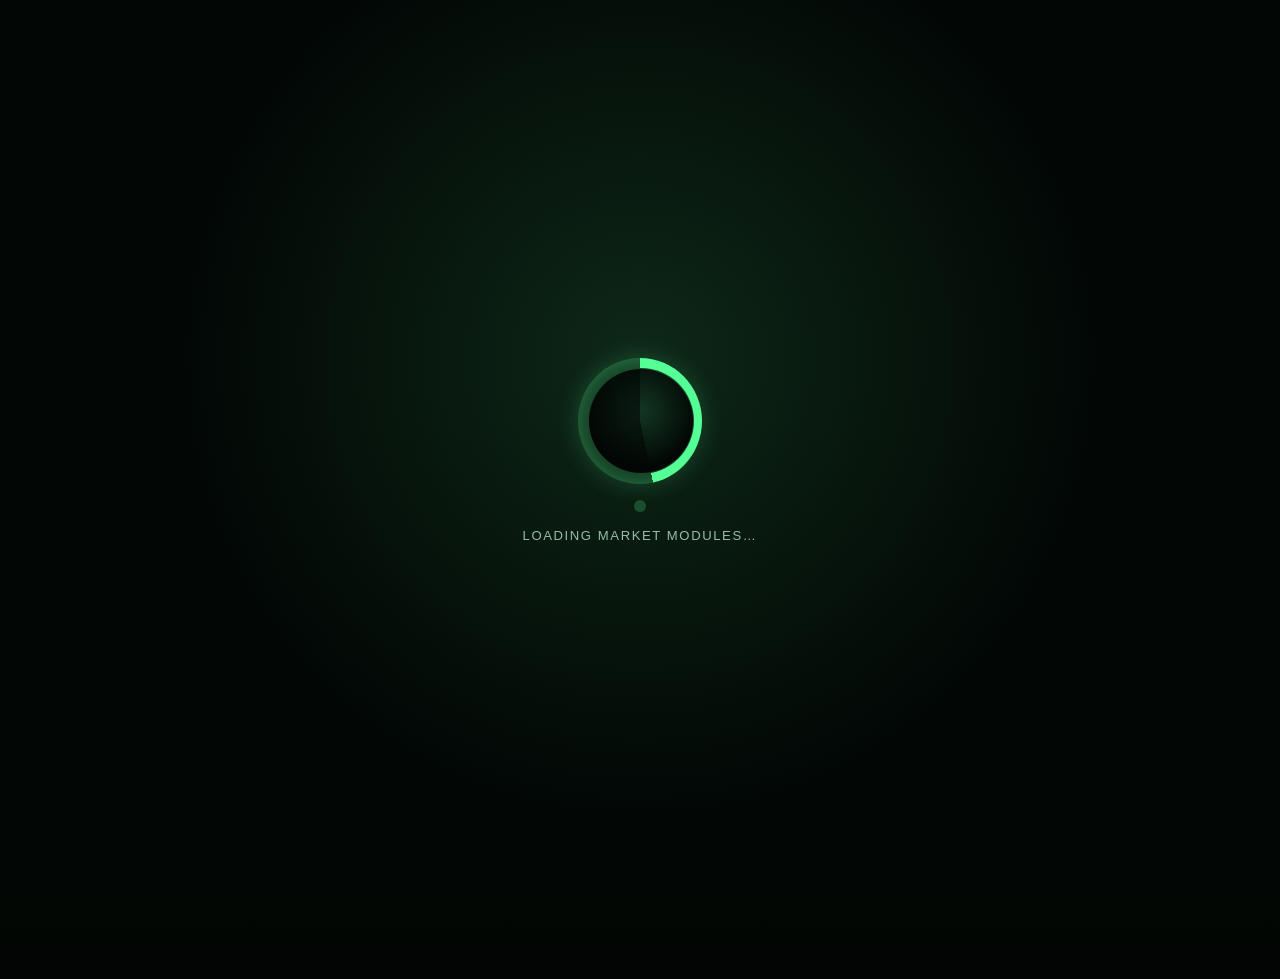
<file: index.html>
<!DOCTYPE html>
<html lang="en">
  <head>
    <meta charset="UTF-8" />
    <meta name="viewport" content="width=device-width, initial-scale=1.0" />
    <title>Bitcoin Dashboard</title>
    <link rel="stylesheet" href="styles.css" />
  </head>
  <body>
    <div id="loader-overlay" class="loader-overlay" role="status" aria-live="polite">
      <div class="loader-core">
        <div id="loader-ring" class="loader-ring" aria-hidden="true"></div>
        <div id="loader-dot" class="loader-dot" aria-hidden="true"></div>
        <p id="loader-text" class="loader-text">Booting dashboard…</p>
      </div>
    </div>

    <main id="dashboard-root" class="container dashboard-hidden" aria-live="polite">
      <header class="header">
        <div class="panel header-panel">
          <h1>Bitcoin Dashboard</h1>
          <p class="last-updated">Last updated: <span id="last-updated">—</span></p>
        </div>
        <div class="header-actions">
          <a class="nav-link-btn" href="test.html">Open Test Page</a>
          <button id="refresh-btn" type="button">Refresh</button>
        </div>
      </header>

      <section class="stats-grid" aria-label="Primary asset market statistics">
        <article class="stat-card" tabindex="0">
          <h2 id="main-stat-label-1">BTC Price (USD)</h2>
          <p id="btc-price-usd" class="value">—</p>
        </article>

        <article class="stat-card" tabindex="0">
          <h2 id="main-stat-label-2">BTC Price (GBP)</h2>
          <p id="btc-price-gbp" class="value">—</p>
        </article>

        <article class="stat-card" tabindex="0">
          <h2 id="main-stat-label-3">BTC 24h Change (%)</h2>
          <p id="btc-change-24h" class="value">—</p>
        </article>
      </section>

      <section class="chart-section" aria-label="Bitcoin price chart">
        <h2 id="main-chart-heading">BTCUSD Chart</h2>
        <div class="tradingview-widget-container chart-surface">
          <div id="tradingview_btc_chart"></div>
        </div>
      </section>

      <section class="asset-section" aria-label="Alternative assets">
        <h2>Alt Assets</h2>

        <div class="alt-assets-grid">
          <article class="asset-card" tabindex="0" data-main-asset="ethereum">
            <button class="set-main-btn" type="button" data-main-asset="ethereum" aria-label="Set Ethereum as main card">
              <span class="asset-name">Ethereum</span>
              <span class="asset-ticker">ETH</span>
            </button>
          </article>

          <article class="asset-card" tabindex="0" data-main-asset="gold">
            <button class="set-main-btn" type="button" data-main-asset="gold" aria-label="Set Gold as main card">
              <span class="asset-name">Gold</span>
              <span class="asset-ticker">XAUUSD</span>
            </button>
          </article>

          <article class="asset-card" tabindex="0" data-main-asset="oil">
            <button class="set-main-btn" type="button" data-main-asset="oil" aria-label="Set Crude Oil as main card">
              <span class="asset-name">Crude Oil</span>
              <span class="asset-ticker">WTI</span>
            </button>
          </article>

          <article class="asset-card" tabindex="0" data-main-asset="bitcoin">
            <button class="set-main-btn" type="button" data-main-asset="bitcoin" aria-label="Set Bitcoin as main card">
              <span class="asset-name">Bitcoin</span>
              <span class="asset-ticker">BTC</span>
            </button>
          </article>
        </div>
      </section>
    </main>

    <script type="text/javascript" src="https://s3.tradingview.com/tv.js" async></script>
    <script src="app.js" defer></script>
  </body>
</html>
</file>
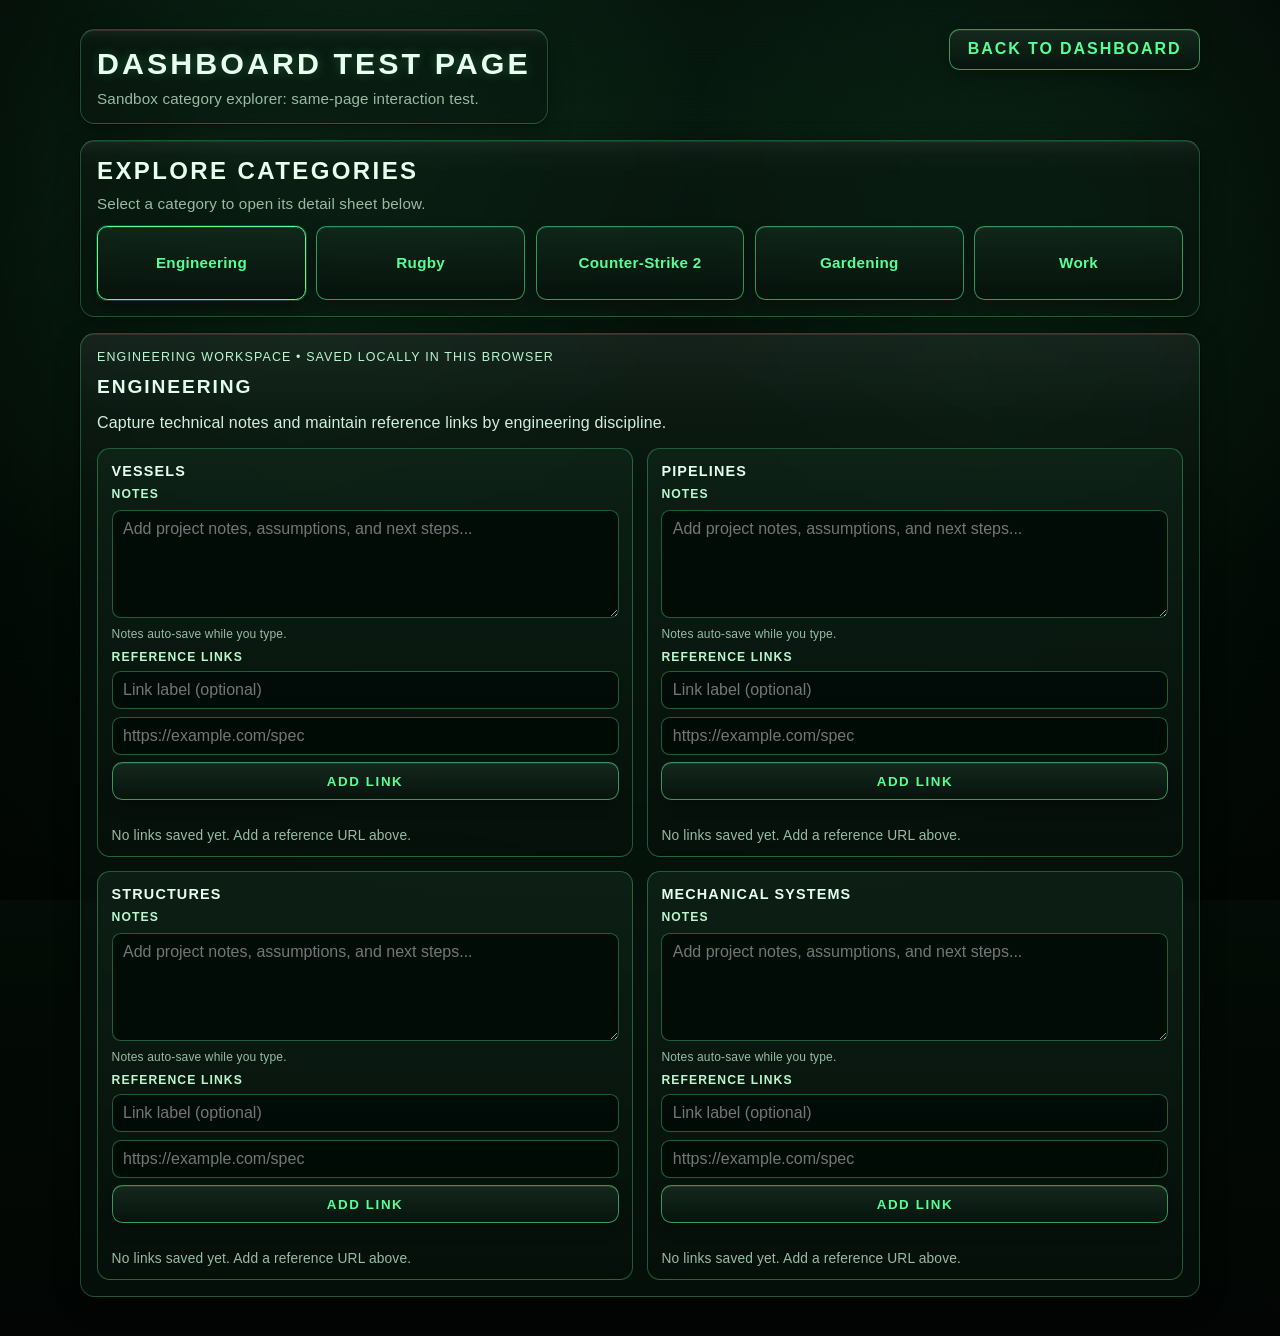
<file: test.html>
<!DOCTYPE html>
<html lang="en">
  <head>
    <meta charset="UTF-8" />
    <meta name="viewport" content="width=device-width, initial-scale=1.0" />
    <title>Bitcoin Dashboard | Test Page</title>
    <link rel="stylesheet" href="styles.css" />
  </head>
  <body>
    <main class="secondary-page" aria-live="polite">
      <header class="header">
        <div class="panel header-panel">
          <h1>Dashboard Test Page</h1>
          <p class="last-updated">Sandbox category explorer: same-page interaction test.</p>
        </div>
        <a class="nav-link-btn" href="index.html">Back to Dashboard</a>
      </header>

      <section class="category-explorer" aria-label="Category explorer">
        <div class="panel category-panel">
          <h2>Explore Categories</h2>
          <p class="last-updated">Select a category to open its detail sheet below.</p>

          <div class="category-grid" role="list" aria-label="Topic categories">
            <button class="category-card" type="button" role="listitem" data-category="engineering" aria-pressed="false">
              Engineering
            </button>
            <button class="category-card" type="button" role="listitem" data-category="rugby" aria-pressed="false">
              Rugby
            </button>
            <button class="category-card" type="button" role="listitem" data-category="counter-strike-2" aria-pressed="false">
              Counter-Strike 2
            </button>
            <button class="category-card" type="button" role="listitem" data-category="gardening" aria-pressed="false">
              Gardening
            </button>
            <button class="category-card" type="button" role="listitem" data-category="work" aria-pressed="false">
              Work
            </button>
          </div>
        </div>

        <article class="panel category-sheet" id="category-sheet" aria-live="polite">
          <p class="sheet-placeholder">Choose a category above to view details.</p>
        </article>
      </section>
    </main>

    <script src="test-page.js" defer></script>
  </body>
</html>
</file>
<file: styles.css>
:root {
  color-scheme: dark;
  --bg-0: #020503;
  --bg-1: #041108;
  --bg-2: #071a0f;
  --panel: rgba(10, 24, 16, 0.56);
  --panel-strong: rgba(10, 26, 17, 0.72);
  --panel-stroke: rgba(86, 255, 150, 0.26);
  --panel-stroke-strong: rgba(86, 255, 150, 0.55);
  --text: #e8ffee;
  --muted: #98bca5;
  --accent: #56ff96;
  --accent-soft: rgba(86, 255, 150, 0.35);
  --negative: #ff6b7d;
  --positive: #56ff96;
}

* {
  box-sizing: border-box;
}

html,
body {
  min-height: 100%;
}

body {
  margin: 0;
  font-family: 'Trebuchet MS', 'Segoe UI', Tahoma, Geneva, Verdana, sans-serif;
  background:
    radial-gradient(circle at 18% 10%, rgba(86, 255, 150, 0.1), transparent 30%),
    radial-gradient(circle at 85% 15%, rgba(86, 255, 150, 0.08), transparent 26%),
    linear-gradient(180deg, var(--bg-2) 0%, var(--bg-1) 45%, var(--bg-0) 100%);
  color: var(--text);
  letter-spacing: 0.01em;
  position: relative;
  overflow-x: hidden;
}

/* Scanlines overlay */
body::before {
  content: '';
  position: fixed;
  inset: 0;
  background: repeating-linear-gradient(
    to bottom,
    rgba(86, 255, 150, 0.045) 0px,
    rgba(86, 255, 150, 0.045) 1px,
    rgba(0, 0, 0, 0) 2px,
    rgba(0, 0, 0, 0) 4px
  );
  pointer-events: none;
  z-index: 0;
  opacity: 0.24;
}

/* Vignette overlay */
body::after {
  content: '';
  position: fixed;
  inset: 0;
  background: radial-gradient(circle at center, transparent 45%, rgba(0, 0, 0, 0.55) 100%);
  pointer-events: none;
  z-index: 0;
}

.loader-overlay {
  position: fixed;
  inset: 0;
  z-index: 10;
  display: grid;
  place-items: center;
  background:
    radial-gradient(circle at 50% 40%, rgba(86, 255, 150, 0.14), rgba(2, 7, 5, 0.96) 55%),
    linear-gradient(180deg, #020503 0%, #010402 100%);
  transition: opacity 350ms ease, visibility 350ms ease;
}

.loader-overlay.is-hidden {
  opacity: 0;
  visibility: hidden;
  pointer-events: none;
}

.loader-core {
  display: grid;
  justify-items: center;
  gap: 1rem;
}

.loader-ring {
  --progress-angle: 0deg;
  width: 124px;
  aspect-ratio: 1;
  border-radius: 50%;
  background: conic-gradient(var(--accent) var(--progress-angle), rgba(86, 255, 150, 0.16) 0deg 360deg);
  padding: 10px;
  box-shadow:
    0 0 24px rgba(86, 255, 150, 0.2),
    inset 0 0 14px rgba(86, 255, 150, 0.25);
}

.loader-ring::before {
  content: '';
  display: block;
  width: 100%;
  height: 100%;
  border-radius: 50%;
  background: radial-gradient(circle at 50% 40%, rgba(7, 20, 14, 0.85), rgba(2, 6, 4, 1) 70%);
  border: 1px solid rgba(86, 255, 150, 0.25);
}

.loader-dot {
  width: 12px;
  height: 12px;
  border-radius: 50%;
  background: rgba(86, 255, 150, 0.22);
  box-shadow: 0 0 0 rgba(86, 255, 150, 0.25);
  transition: background-color 220ms ease, box-shadow 220ms ease, transform 220ms ease;
}

.loader-dot.is-complete {
  background: var(--accent);
  transform: scale(1.08);
  box-shadow:
    0 0 12px rgba(86, 255, 150, 0.78),
    0 0 24px rgba(86, 255, 150, 0.5);
}

.loader-text {
  color: var(--muted);
  text-transform: uppercase;
  letter-spacing: 0.12em;
  font-size: 0.82rem;
}

.dashboard-hidden {
  opacity: 0;
  visibility: hidden;
  pointer-events: none;
  transition: opacity 320ms ease, visibility 320ms ease;
}

.dashboard-visible {
  opacity: 1;
  visibility: visible;
  pointer-events: auto;
  transition: opacity 320ms ease, visibility 320ms ease;
}

.container {
  width: min(1120px, 94vw);
  margin: 1.8rem auto 2.4rem;
  display: grid;
  gap: 1rem;
  position: relative;
  z-index: 1;
}

/* subtle animated orb glow */
.container::before {
  content: '';
  position: fixed;
  top: -130px;
  right: -80px;
  width: 360px;
  height: 360px;
  border-radius: 50%;
  background: radial-gradient(circle, rgba(86, 255, 150, 0.22), rgba(86, 255, 150, 0.03) 60%, transparent 72%);
  filter: blur(10px);
  pointer-events: none;
  z-index: 0;
  animation: orbFloat 12s ease-in-out infinite;
}

@keyframes orbFloat {
  0%,
  100% {
    transform: translate3d(0, 0, 0) scale(1);
    opacity: 0.45;
  }

  50% {
    transform: translate3d(-22px, 14px, 0) scale(1.05);
    opacity: 0.62;
  }
}

.header {
  display: flex;
  justify-content: space-between;
  align-items: flex-start;
  gap: 1rem;
}

h1,
h2,
h3,
p {
  margin: 0;
}

h1,
h2,
h3 {
  text-transform: uppercase;
  letter-spacing: 0.1em;
}

h1 {
  font-size: clamp(1.3rem, 2.6vw, 1.9rem);
  font-weight: 800;
  text-shadow: 0 0 12px rgba(86, 255, 150, 0.24);
}

.last-updated {
  margin-top: 0.6rem;
  color: var(--muted);
  font-size: 0.95rem;
}

.header-panel,
.chart-section,
.asset-section,
.stat-card,
.asset-card {
  background:
    linear-gradient(180deg, rgba(255, 255, 255, 0.06) 0%, rgba(255, 255, 255, 0.015) 8%, rgba(0, 0, 0, 0) 18%),
    var(--panel);
  border: 1px solid var(--panel-stroke);
  border-radius: 0.9rem;
  box-shadow:
    inset 0 1px 0 rgba(255, 255, 255, 0.08),
    0 0 0 1px rgba(0, 0, 0, 0.35),
    0 8px 24px rgba(0, 0, 0, 0.36);
  backdrop-filter: blur(3px);
}

.header-panel {
  padding: 0.95rem 1rem;
}


.header-actions {
  display: flex;
  align-items: center;
  gap: 0.65rem;
}

.nav-link-btn {
  border: 1px solid var(--panel-stroke-strong);
  background: linear-gradient(180deg, rgba(23, 45, 33, 0.82), rgba(8, 20, 14, 0.92));
  color: var(--accent);
  font-weight: 800;
  padding: 0.65rem 1.1rem;
  border-radius: 0.65rem;
  text-transform: uppercase;
  letter-spacing: 0.12em;
  text-decoration: none;
  transition: all 180ms ease;
  box-shadow: inset 0 1px 0 rgba(255, 255, 255, 0.08), 0 6px 14px rgba(0, 0, 0, 0.28);
}

.nav-link-btn:hover,
.nav-link-btn:focus-visible {
  border-color: var(--accent);
  color: #d6ffe5;
  box-shadow: inset 0 1px 0 rgba(255, 255, 255, 0.12), 0 8px 16px rgba(0, 0, 0, 0.34);
  transform: translateY(-1px);
}

.nav-link-btn:focus-visible {
  outline: 2px solid rgba(86, 255, 150, 0.85);
  outline-offset: 2px;
}

.secondary-page {
  width: min(1120px, 94vw);
  margin: 1.8rem auto 2.4rem;
  display: grid;
  gap: 1rem;
  position: relative;
  z-index: 1;
}

.secondary-page .header-panel,
.secondary-page .stat-card,
.secondary-page .asset-section {
  padding: 1rem;
}

.secondary-page .stats-grid {
  grid-template-columns: repeat(2, minmax(0, 1fr));
}

.category-explorer {
  display: grid;
  gap: 1rem;
}

.category-panel,
.category-sheet {
  padding: 1rem;
  background:
    linear-gradient(180deg, rgba(255, 255, 255, 0.06) 0%, rgba(255, 255, 255, 0.015) 8%, rgba(0, 0, 0, 0) 18%),
    var(--panel);
  border: 1px solid var(--panel-stroke);
  border-radius: 0.9rem;
  box-shadow:
    inset 0 1px 0 rgba(255, 255, 255, 0.08),
    0 0 0 1px rgba(0, 0, 0, 0.35),
    0 8px 24px rgba(0, 0, 0, 0.36);
  backdrop-filter: blur(3px);
}

.category-grid {
  margin-top: 0.85rem;
  display: grid;
  grid-template-columns: repeat(5, minmax(0, 1fr));
  gap: 0.65rem;
}

.category-card {
  min-height: 74px;
  text-transform: none;
  letter-spacing: 0.02em;
  font-size: 0.95rem;
  font-weight: 700;
  background: linear-gradient(180deg, rgba(20, 45, 31, 0.65), rgba(7, 18, 12, 0.92));
}

.category-sheet {
  min-height: 240px;
  display: grid;
  gap: 0.8rem;
  align-content: start;
}

.sheet-placeholder {
  color: var(--muted);
}

.sheet-tag {
  font-size: 0.78rem;
  letter-spacing: 0.09em;
  text-transform: uppercase;
  color: #b9f7cf;
}

.category-sheet h3 {
  font-size: 1.2rem;
  color: #dfffea;
}

.sheet-description {
  color: #d5efde;
  line-height: 1.5;
}

.sheet-list {
  margin: 0;
  padding-left: 1.15rem;
  display: grid;
  gap: 0.45rem;
  color: #def8e8;
}


.engineering-topics-grid {
  display: grid;
  grid-template-columns: repeat(2, minmax(0, 1fr));
  gap: 0.85rem;
}

.engineering-topic-card {
  padding: 0.85rem;
  border-radius: 0.8rem;
  border: 1px solid rgba(86, 255, 150, 0.32);
  background: linear-gradient(180deg, rgba(20, 44, 30, 0.52), rgba(6, 16, 11, 0.82));
  display: grid;
  gap: 0.55rem;
}

.engineering-topic-card h4 {
  margin: 0;
  color: #e5ffee;
  text-transform: uppercase;
  letter-spacing: 0.08em;
  font-size: 0.9rem;
}

.engineering-label {
  color: #b9f7cf;
  font-size: 0.76rem;
  letter-spacing: 0.09em;
  text-transform: uppercase;
  font-weight: 700;
}

.engineering-notes,
.engineering-link-inputs input {
  width: 100%;
  border-radius: 0.55rem;
  border: 1px solid rgba(86, 255, 150, 0.34);
  background: rgba(1, 10, 6, 0.78);
  color: #e8ffee;
  padding: 0.58rem 0.65rem;
  font: inherit;
}

.engineering-notes {
  min-height: 108px;
  resize: vertical;
}

.engineering-notes:focus-visible,
.engineering-link-inputs input:focus-visible {
  outline: 2px solid rgba(86, 255, 150, 0.78);
  outline-offset: 1px;
}

.engineering-links-block {
  display: grid;
  gap: 0.45rem;
}

.engineering-link-inputs {
  display: grid;
  grid-template-columns: 1fr;
  gap: 0.45rem;
}

.engineering-link-list {
  list-style: none;
  margin: 0;
  padding: 0;
  display: grid;
  gap: 0.45rem;
}

.engineering-link-item {
  display: flex;
  align-items: center;
  justify-content: space-between;
  gap: 0.65rem;
  border: 1px solid rgba(86, 255, 150, 0.22);
  border-radius: 0.55rem;
  padding: 0.45rem 0.55rem;
  background: rgba(3, 14, 9, 0.74);
}

.engineering-link-item a {
  color: #d9ffe8;
  text-decoration: none;
  word-break: break-word;
}

.engineering-link-item a:hover,
.engineering-link-item a:focus-visible {
  text-decoration: underline;
}

.link-remove-btn {
  padding: 0.4rem 0.6rem;
  border-radius: 0.5rem;
  font-size: 0.73rem;
  letter-spacing: 0.1em;
  flex-shrink: 0;
}

.engineering-helper {
  margin: 0;
  color: var(--muted);
  font-size: 0.75rem;
}

.engineering-error {
  color: #ffc5cf;
  min-height: 1.1em;
}

.engineering-empty-state {
  color: var(--muted);
  font-size: 0.86rem;
}

.rugby-parent-area {
  display: grid;
  gap: 0.9rem;
}

.rugby-child-nav {
  display: flex;
  gap: 0.55rem;
  flex-wrap: wrap;
}

.rugby-child-tab {
  min-width: 150px;
}

.rugby-child-tab.is-active {
  border-color: var(--accent);
  color: #ddffeb;
  box-shadow:
    inset 0 1px 0 rgba(255, 255, 255, 0.12),
    0 0 0 1px rgba(86, 255, 150, 0.3),
    0 8px 16px rgba(0, 0, 0, 0.34);
}

.rugby-child-panel {
  display: grid;
  gap: 1rem;
  grid-template-columns: minmax(230px, 280px) minmax(0, 1fr);
}

.rugby-controls {
  display: grid;
  align-content: start;
  gap: 0.8rem;
  padding: 0.9rem;
  border-radius: 0.8rem;
  border: 1px solid rgba(86, 255, 150, 0.28);
  background: linear-gradient(180deg, rgba(20, 44, 30, 0.44), rgba(6, 16, 11, 0.78));
}

.rugby-control-block {
  display: grid;
  gap: 0.45rem;
}

.rugby-control-block select {
  width: 100%;
  border-radius: 0.55rem;
  border: 1px solid rgba(86, 255, 150, 0.34);
  background: rgba(1, 10, 6, 0.78);
  color: #e8ffee;
  padding: 0.58rem 0.65rem;
  font: inherit;
}

.rugby-control-block select:focus-visible {
  outline: 2px solid rgba(86, 255, 150, 0.78);
  outline-offset: 1px;
}

.rugby-control-actions {
  display: grid;
  gap: 0.55rem;
}

.rugby-status {
  display: grid;
  gap: 0.45rem;
  border: 1px solid rgba(86, 255, 150, 0.22);
  border-radius: 0.65rem;
  padding: 0.7rem;
  background: rgba(2, 12, 8, 0.62);
}

.rugby-status p {
  color: #d8f4e2;
  font-size: 0.82rem;
}

.rugby-status span {
  color: #98bca5;
}

.rugby-status strong {
  color: #ebfff2;
}

.rugby-status strong.is-on {
  color: #61ff9f;
  text-shadow: 0 0 10px rgba(86, 255, 150, 0.4);
}

.rugby-board-wrap {
  min-width: 0;
}

.rugby-pitch {
  position: relative;
  min-height: 520px;
  border-radius: 0.9rem;
  border: 1px solid rgba(86, 255, 150, 0.34);
  overflow: hidden;
  background:
    repeating-linear-gradient(0deg, rgba(255, 255, 255, 0.015) 0 32px, rgba(0, 0, 0, 0) 32px 64px),
    linear-gradient(180deg, rgba(16, 75, 42, 0.86), rgba(8, 42, 24, 0.96));
  box-shadow: inset 0 0 0 1px rgba(12, 31, 20, 0.8), 0 10px 24px rgba(0, 0, 0, 0.34);
}

.rugby-pitch.is-dragging {
  cursor: grabbing;
}

.rugby-pitch-lines,
.rugby-trails-layer,
.rugby-markers-layer {
  position: absolute;
  inset: 0;
}

.rugby-pitch-lines {
  width: 100%;
  height: 100%;
}

.rugby-pitch-lines rect,
.rugby-pitch-lines line {
  fill: none;
  stroke: rgba(230, 255, 238, 0.5);
  stroke-width: 0.4;
}

.rugby-trails-layer {
  width: 100%;
  height: 100%;
  pointer-events: none;
}

.rugby-trail {
  fill: none;
  stroke: rgba(255, 214, 122, 0.74);
  stroke-width: 0.72;
  stroke-linecap: round;
  stroke-linejoin: round;
}

.rugby-trail.is-selected {
  stroke: #fff2a0;
  stroke-width: 0.92;
}

.rugby-marker {
  position: absolute;
  width: 36px;
  height: 36px;
  transform: translate(-50%, -50%);
  border-radius: 50%;
  padding: 0;
  min-width: 0;
  border: 1px solid rgba(228, 255, 239, 0.5);
  color: #eefff4;
  font-size: 0.78rem;
  letter-spacing: 0.01em;
  font-weight: 800;
  text-transform: none;
  box-shadow: 0 3px 14px rgba(0, 0, 0, 0.42);
}

.rugby-marker.is-player {
  background: radial-gradient(circle at 30% 28%, rgba(164, 255, 201, 0.55), rgba(20, 84, 49, 0.95) 68%);
}

.rugby-marker.is-ball {
  width: 42px;
  height: 30px;
  border-radius: 45% 55% 52% 48% / 52% 45% 55% 48%;
  background: radial-gradient(circle at 30% 32%, rgba(255, 228, 184, 0.7), rgba(107, 63, 24, 0.95) 68%);
  border-color: rgba(255, 219, 166, 0.68);
}

.rugby-marker.is-selected {
  border-color: #f9ffdc;
  box-shadow:
    0 0 0 2px rgba(255, 245, 177, 0.46),
    0 0 18px rgba(255, 240, 169, 0.36),
    0 3px 14px rgba(0, 0, 0, 0.42);
}

.rugby-marker:hover,
.rugby-marker:focus-visible {
  transform: translate(-50%, -50%) scale(1.04);
}

.rugby-workspace {
  display: grid;
  gap: 1rem;
  grid-template-columns: minmax(230px, 280px) minmax(0, 1fr);
}

.rugby-controls {
  display: grid;
  align-content: start;
  gap: 0.8rem;
  padding: 0.9rem;
  border-radius: 0.8rem;
  border: 1px solid rgba(86, 255, 150, 0.28);
  background: linear-gradient(180deg, rgba(20, 44, 30, 0.44), rgba(6, 16, 11, 0.78));
}

.rugby-control-block {
  display: grid;
  gap: 0.45rem;
}

.rugby-control-block select {
  width: 100%;
  border-radius: 0.55rem;
  border: 1px solid rgba(86, 255, 150, 0.34);
  background: rgba(1, 10, 6, 0.78);
  color: #e8ffee;
  padding: 0.58rem 0.65rem;
  font: inherit;
}

.rugby-control-block select:focus-visible {
  outline: 2px solid rgba(86, 255, 150, 0.78);
  outline-offset: 1px;
}

.rugby-control-actions {
  display: grid;
  gap: 0.55rem;
}

.rugby-status {
  display: grid;
  gap: 0.45rem;
  border: 1px solid rgba(86, 255, 150, 0.22);
  border-radius: 0.65rem;
  padding: 0.7rem;
  background: rgba(2, 12, 8, 0.62);
}

.rugby-status p {
  color: #d8f4e2;
  font-size: 0.82rem;
}

.rugby-status span {
  color: #98bca5;
}

.rugby-status strong {
  color: #ebfff2;
}

.rugby-status strong.is-on {
  color: #61ff9f;
  text-shadow: 0 0 10px rgba(86, 255, 150, 0.4);
}

.rugby-board-wrap {
  min-width: 0;
}

.rugby-pitch {
  position: relative;
  min-height: 520px;
  border-radius: 0.9rem;
  border: 1px solid rgba(86, 255, 150, 0.34);
  overflow: hidden;
  background:
    repeating-linear-gradient(0deg, rgba(255, 255, 255, 0.015) 0 32px, rgba(0, 0, 0, 0) 32px 64px),
    linear-gradient(180deg, rgba(16, 75, 42, 0.86), rgba(8, 42, 24, 0.96));
  box-shadow: inset 0 0 0 1px rgba(12, 31, 20, 0.8), 0 10px 24px rgba(0, 0, 0, 0.34);
}

.rugby-pitch.is-dragging {
  cursor: grabbing;
}

.rugby-pitch-lines,
.rugby-trails-layer,
.rugby-markers-layer {
  position: absolute;
  inset: 0;
}

.rugby-pitch-lines {
  width: 100%;
  height: 100%;
}

.rugby-pitch-lines rect,
.rugby-pitch-lines line {
  fill: none;
  stroke: rgba(230, 255, 238, 0.5);
  stroke-width: 0.4;
}

.rugby-trails-layer {
  width: 100%;
  height: 100%;
  pointer-events: none;
}

.rugby-trail {
  fill: none;
  stroke: rgba(255, 214, 122, 0.74);
  stroke-width: 0.72;
  stroke-linecap: round;
  stroke-linejoin: round;
}

.rugby-trail.is-selected {
  stroke: #fff2a0;
  stroke-width: 0.92;
}

.rugby-marker {
  position: absolute;
  width: 36px;
  height: 36px;
  transform: translate(-50%, -50%);
  border-radius: 50%;
  padding: 0;
  min-width: 0;
  border: 1px solid rgba(228, 255, 239, 0.5);
  color: #eefff4;
  font-size: 0.78rem;
  letter-spacing: 0.01em;
  font-weight: 800;
  text-transform: none;
  box-shadow: 0 3px 14px rgba(0, 0, 0, 0.42);
}

.rugby-marker.is-player {
  background: radial-gradient(circle at 30% 28%, rgba(164, 255, 201, 0.55), rgba(20, 84, 49, 0.95) 68%);
}

.rugby-marker.is-ball {
  width: 42px;
  height: 30px;
  border-radius: 45% 55% 52% 48% / 52% 45% 55% 48%;
  background: radial-gradient(circle at 30% 32%, rgba(255, 228, 184, 0.7), rgba(107, 63, 24, 0.95) 68%);
  border-color: rgba(255, 219, 166, 0.68);
}

.rugby-marker.is-selected {
  border-color: #f9ffdc;
  box-shadow:
    0 0 0 2px rgba(255, 245, 177, 0.46),
    0 0 18px rgba(255, 240, 169, 0.36),
    0 3px 14px rgba(0, 0, 0, 0.42);
}

.rugby-marker:hover,
.rugby-marker:focus-visible {
  transform: translate(-50%, -50%) scale(1.04);
}

button {
  border: 1px solid var(--panel-stroke-strong);
  background: linear-gradient(180deg, rgba(23, 45, 33, 0.82), rgba(8, 20, 14, 0.92));
  color: var(--accent);
  font-weight: 800;
  padding: 0.65rem 1.1rem;
  border-radius: 0.65rem;
  cursor: pointer;
  text-transform: uppercase;
  letter-spacing: 0.12em;
  transition: all 180ms ease;
  box-shadow: inset 0 1px 0 rgba(255, 255, 255, 0.08), 0 6px 14px rgba(0, 0, 0, 0.28);
}

button:hover,
button:focus-visible {
  border-color: var(--accent);
  color: #d6ffe5;
  box-shadow: inset 0 1px 0 rgba(255, 255, 255, 0.12), 0 8px 16px rgba(0, 0, 0, 0.34);
  transform: translateY(-1px);
}

button:focus-visible {
  outline: 2px solid rgba(86, 255, 150, 0.85);
  outline-offset: 2px;
}

button:disabled {
  opacity: 0.8;
  cursor: wait;
}

.stats-grid {
  display: grid;
  grid-template-columns: repeat(3, minmax(0, 1fr));
  gap: 1rem;
}

.stat-card,
.asset-card {
  padding: 1rem;
  transition: transform 170ms ease, border-color 170ms ease, box-shadow 170ms ease;
}

.stat-card {
  display: grid;
  gap: 0.65rem;
}

.stat-card h2 {
  font-size: 0.9rem;
  color: var(--muted);
}

/* tile hover/focus behavior */
.stat-card:hover,
.stat-card:focus-visible,
.stat-card:focus-within {
  transform: translateY(-2px);
  border-color: var(--panel-stroke-strong);
  box-shadow:
    inset 0 1px 0 rgba(255, 255, 255, 0.09),
    0 10px 24px rgba(0, 0, 0, 0.46);
}

.stat-card:focus-visible {
  outline: 2px solid rgba(86, 255, 150, 0.92);
  outline-offset: 2px;
}

/* optional selected state hook */
.selected {
  border-color: var(--accent) !important;
  box-shadow:
    inset 0 1px 0 rgba(255, 255, 255, 0.1),
    0 0 0 1px rgba(86, 255, 150, 0.2),
    0 8px 22px rgba(0, 0, 0, 0.44) !important;
}

.chart-section,
.asset-section {
  padding: 1rem;
  display: grid;
  gap: 0.8rem;
}

.chart-section h2,
.asset-section h2,
.asset-card h3 {
  color: #d2ffe1;
}

.chart-surface {
  min-height: 420px;
}

#tradingview_btc_chart {
  height: 420px;
}

.alt-assets-grid {
  display: grid;
  grid-template-columns: repeat(4, minmax(0, 1fr));
  gap: 0.75rem;
  align-items: stretch;
}

.asset-card {
  min-height: 108px;
  padding: 0;
  overflow: hidden;
  display: flex;
  align-items: stretch;
}

.set-main-btn {
  width: 100%;
  height: 100%;
  min-height: 108px;
  border: 0;
  border-radius: 0;
  padding: 0.85rem 0.7rem;
  display: flex;
  flex-direction: column;
  align-items: center;
  justify-content: center;
  gap: 0.32rem;
  text-align: center;
  line-height: 1.2;
  text-transform: none;
  letter-spacing: 0.02em;
  background: linear-gradient(180deg, rgba(20, 45, 31, 0.65), rgba(7, 18, 12, 0.92));
  color: #d8ffe8;
  box-shadow: none;
}

.set-main-btn:hover,
.set-main-btn:focus-visible {
  transform: none;
  background: linear-gradient(180deg, rgba(32, 60, 42, 0.82), rgba(10, 23, 15, 0.96));
  box-shadow:
    inset 0 1px 0 rgba(255, 255, 255, 0.14),
    0 0 12px rgba(86, 255, 150, 0.28),
    0 0 20px rgba(86, 255, 150, 0.12);
}

.set-main-btn:hover .asset-name,
.set-main-btn:focus-visible .asset-name {
  color: #ecfff4;
}

.set-main-btn:hover .asset-ticker,
.set-main-btn:focus-visible .asset-ticker {
  color: #c8f7dc;
}

.set-main-btn:hover .asset-name,
.set-main-btn:focus-visible .asset-name {
  color: #ecfff4;
}

.set-main-btn:hover .asset-ticker,
.set-main-btn:focus-visible .asset-ticker {
  color: #c8f7dc;
}

.asset-name {
  display: block;
  width: 100%;
  font-size: 0.97rem;
  font-weight: 700;
  text-transform: uppercase;
  letter-spacing: 0.08em;
  white-space: nowrap;
  overflow: hidden;
  text-overflow: ellipsis;
}

.asset-ticker {
  display: block;
  width: 100%;
  font-size: 0.75rem;
  color: var(--muted);
  font-weight: 700;
  letter-spacing: 0.13em;
  white-space: nowrap;
  overflow: hidden;
  text-overflow: ellipsis;
}

.asset-card.selected .set-main-btn {
  background: linear-gradient(180deg, rgba(44, 82, 58, 0.88), rgba(11, 27, 18, 0.96));
  box-shadow:
    inset 0 1px 0 rgba(255, 255, 255, 0.14),
    0 0 14px rgba(86, 255, 150, 0.3),
    0 0 24px rgba(86, 255, 150, 0.14);
}

.asset-card.selected .asset-ticker {
  color: #cffff0;
}

.tradingview-widget-container {
  position: relative;
  border-radius: 0.65rem;
  overflow: hidden;
  border: 1px solid rgba(86, 255, 150, 0.25);
  background: rgba(0, 0, 0, 0.22);
  box-shadow:
    inset 0 1px 0 rgba(255, 255, 255, 0.05),
    0 0 18px rgba(86, 255, 150, 0.08);
}

.tradingview-widget-container::before,
.tradingview-widget-container::after {
  content: '';
  position: absolute;
  inset: 0;
  pointer-events: none;
  border-radius: inherit;
  z-index: 3;
}

/* HUD scanlines */
.tradingview-widget-container::before {
  background: repeating-linear-gradient(
    to bottom,
    rgba(86, 255, 150, 0.08) 0px,
    rgba(86, 255, 150, 0.08) 1px,
    rgba(0, 0, 0, 0) 2px,
    rgba(0, 0, 0, 0) 5px
  );
  mix-blend-mode: soft-light;
  opacity: 0.22;
}

/* green tint + edge vignette */
.tradingview-widget-container::after {
  background:
    radial-gradient(circle at 50% 35%, rgba(86, 255, 150, 0.2), rgba(86, 255, 150, 0.04) 48%, transparent 75%),
    radial-gradient(circle at center, rgba(0, 0, 0, 0) 45%, rgba(0, 0, 0, 0.34) 100%),
    linear-gradient(180deg, rgba(7, 22, 14, 0.24) 0%, rgba(2, 8, 5, 0.24) 100%);
  mix-blend-mode: overlay;
  opacity: 0.34;
}

/* best-effort tuning for embedded chart iframes */
.tradingview-widget-container iframe {
  filter: saturate(1.08) contrast(1.05) brightness(0.95) hue-rotate(6deg);
}

.value {
  font-size: 1.5rem;
  font-weight: 800;
  color: #edfff2;
  text-shadow: 0 0 10px rgba(86, 255, 150, 0.18);
}

.positive {
  color: var(--positive);
  text-shadow: 0 0 12px rgba(86, 255, 150, 0.35);
}

.negative {
  color: var(--negative);
  text-shadow: 0 0 12px rgba(255, 107, 125, 0.3);
}

@media (max-width: 980px) {
  .alt-assets-grid {
    grid-template-columns: repeat(2, minmax(0, 1fr));
  }
}

@media (max-width: 860px) {
  .rugby-workspace {
    grid-template-columns: 1fr;
  }

  .rugby-pitch {
    min-height: 460px;
  }

  .rugby-workspace {
    grid-template-columns: 1fr;
  }

  .rugby-pitch {
    min-height: 460px;
  }

  .engineering-topics-grid {
    grid-template-columns: 1fr;
  }

  .alt-assets-grid {
    grid-template-columns: repeat(2, minmax(0, 1fr));
  }

  .stats-grid {
    grid-template-columns: repeat(2, minmax(0, 1fr));
  }

  .category-grid {
    grid-template-columns: repeat(2, minmax(0, 1fr));
  }
}

@media (max-width: 560px) {
  .container {
    margin: 1rem auto;
  }

  .header {
    flex-direction: column;
  }

  .header-panel {
    width: 100%;
  }

  .header-actions {
    width: 100%;
    flex-direction: column;
  }

  .stats-grid {
    grid-template-columns: 1fr;
  }

  button,
  .nav-link-btn {
    width: 100%;
    text-align: center;
  }

  .secondary-page .stats-grid {
    grid-template-columns: 1fr;
  }

  .category-grid {
    grid-template-columns: 1fr;
  }

}

@media (max-width: 420px) {
  .alt-assets-grid {
    grid-template-columns: 1fr;
  }

  .rugby-pitch {
    min-height: 400px;
  }
}

.rugby-child-content {
  display: grid;
  gap: 1rem;
}

.rugby-moves-panel {
  display: grid;
  grid-template-columns: minmax(250px, 320px) minmax(0, 1fr);
  gap: 0.9rem;
}

.rugby-move-form-card,
.rugby-library-card {
  align-content: start;
}

.rugby-move-list {
  list-style: none;
  margin: 0;
  padding: 0;
  display: grid;
  gap: 0.6rem;
}

.rugby-move-card {
  display: grid;
  grid-template-columns: 128px minmax(0, 1fr) auto;
  gap: 0.6rem;
  border: 1px solid rgba(86, 255, 150, 0.24);
  border-radius: 0.65rem;
  padding: 0.55rem;
  background: rgba(3, 14, 9, 0.74);
  align-items: center;
}

.rugby-move-thumb-wrap {
  min-width: 0;
}

.rugby-move-thumb {
  width: 100%;
  aspect-ratio: 16 / 9;
  object-fit: cover;
  border-radius: 0.45rem;
  border: 1px solid rgba(86, 255, 150, 0.2);
}

.rugby-move-thumb-fallback {
  display: grid;
  place-items: center;
  font-size: 0.72rem;
  color: var(--muted);
  background: linear-gradient(180deg, rgba(20, 45, 31, 0.65), rgba(7, 18, 12, 0.92));
}

.rugby-move-meta {
  min-width: 0;
  display: grid;
  gap: 0.35rem;
}

.rugby-move-meta h5 {
  margin: 0;
  font-size: 0.86rem;
  letter-spacing: 0.08em;
  text-transform: uppercase;
  display: flex;
  align-items: center;
  gap: 0.45rem;
  flex-wrap: wrap;
}

.rugby-move-meta p {
  margin: 0;
  color: #d5efde;
  font-size: 0.82rem;
}

.rugby-move-meta-footer {
  display: flex;
  gap: 0.65rem;
  flex-wrap: wrap;
  align-items: center;
  color: var(--muted);
  font-size: 0.75rem;
}

.rugby-move-meta-footer a {
  color: #d6ffe5;
}

.rugby-move-meta-footer button {
  padding: 0.38rem 0.58rem;
  border-radius: 0.45rem;
  font-size: 0.67rem;
  letter-spacing: 0.08em;
}

.rugby-move-badge {
  display: inline-flex;
  align-items: center;
  border: 1px solid rgba(255, 232, 176, 0.42);
  border-radius: 999px;
  padding: 0.08rem 0.42rem;
  font-size: 0.62rem;
  letter-spacing: 0.09em;
  color: #ffeeb4;
  background: rgba(74, 46, 12, 0.55);
}

[data-rugby-simulator-message] {
  min-height: 1.2em;
}

@media (max-width: 860px) {
  .rugby-moves-panel {
    grid-template-columns: 1fr;
  }

  .rugby-move-card {
    grid-template-columns: 1fr;
  }
}
</file>
